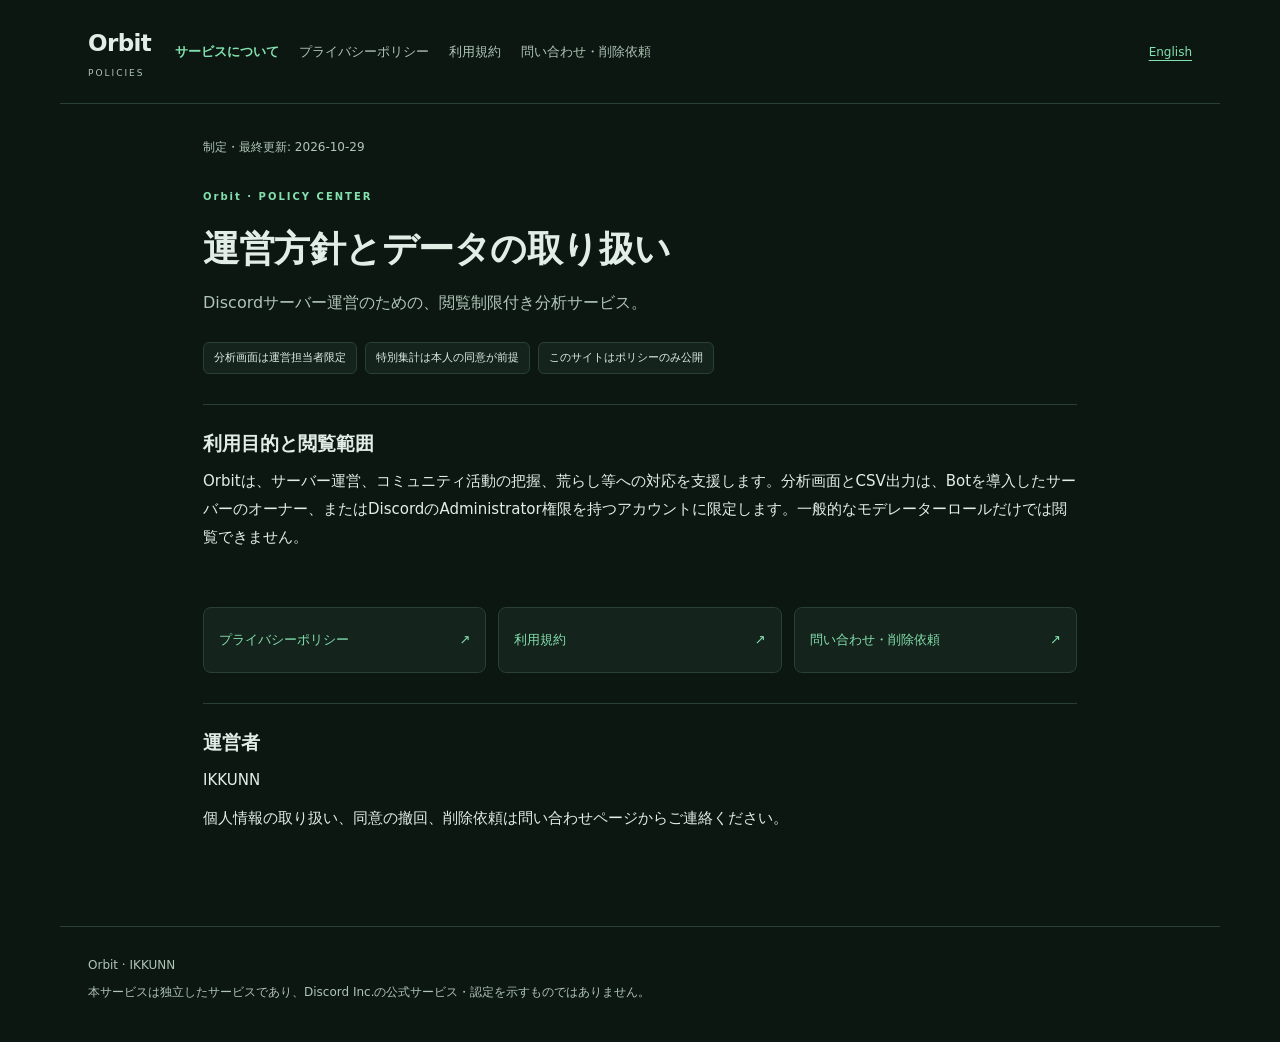
<file: index.html>
<!doctype html><html lang="ja"><head><meta charset="utf-8"><meta name="viewport" content="width=device-width,initial-scale=1"><meta name="color-scheme" content="dark"><title>サービスについて | Orbit</title><meta name="description" content="Discordサーバー運営のための、閲覧制限付き分析サービス。"><link rel="canonical" href="https://ikkunn53.github.io/orbit-policies/"><link rel="stylesheet" href="assets/site.css"></head><body><a class="skip" href="#main">本文へ</a><header><div class="brand">Orbit<span>POLICIES</span></div><nav aria-label="メインメニュー"><a aria-current="page" href="./">サービスについて</a><a  href="./privacy/">プライバシーポリシー</a><a  href="./terms/">利用規約</a><a  href="./contact/">問い合わせ・削除依頼</a></nav><a class="language" href="en/" lang="en">English</a></header><main id="main"><div class="date">制定・最終更新: <time datetime="2026-10-29">2026-10-29</time></div>
  <div class="intro"><span class="eyebrow">Orbit · POLICY CENTER</span><h1>運営方針とデータの取り扱い</h1><p>Discordサーバー運営のための、閲覧制限付き分析サービス。</p></div>
  <div class="facts"><span>分析画面は運営担当者限定</span><span>特別集計は本人の同意が前提</span><span>このサイトはポリシーのみ公開</span></div>
  <section><h2>利用目的と閲覧範囲</h2><p>Orbitは、サーバー運営、コミュニティ活動の把握、荒らし等への対応を支援します。分析画面とCSV出力は、Botを導入したサーバーのオーナー、またはDiscordのAdministrator権限を持つアカウントに限定します。一般的なモデレーターロールだけでは閲覧できません。</p></section>
  <div class="cards"><a class="card" href="privacy/"><span>プライバシーポリシー</span><span aria-hidden="true">↗</span></a><a class="card" href="terms/"><span>利用規約</span><span aria-hidden="true">↗</span></a><a class="card" href="contact/"><span>問い合わせ・削除依頼</span><span aria-hidden="true">↗</span></a></div>
  <section><h2>運営者</h2><p>IKKUNN</p><p>個人情報の取り扱い、同意の撤回、削除依頼は問い合わせページからご連絡ください。</p></section></main><footer><p>Orbit · IKKUNN</p><p>本サービスは独立したサービスであり、Discord Inc.の公式サービス・認定を示すものではありません。</p></footer></body></html>
</file>
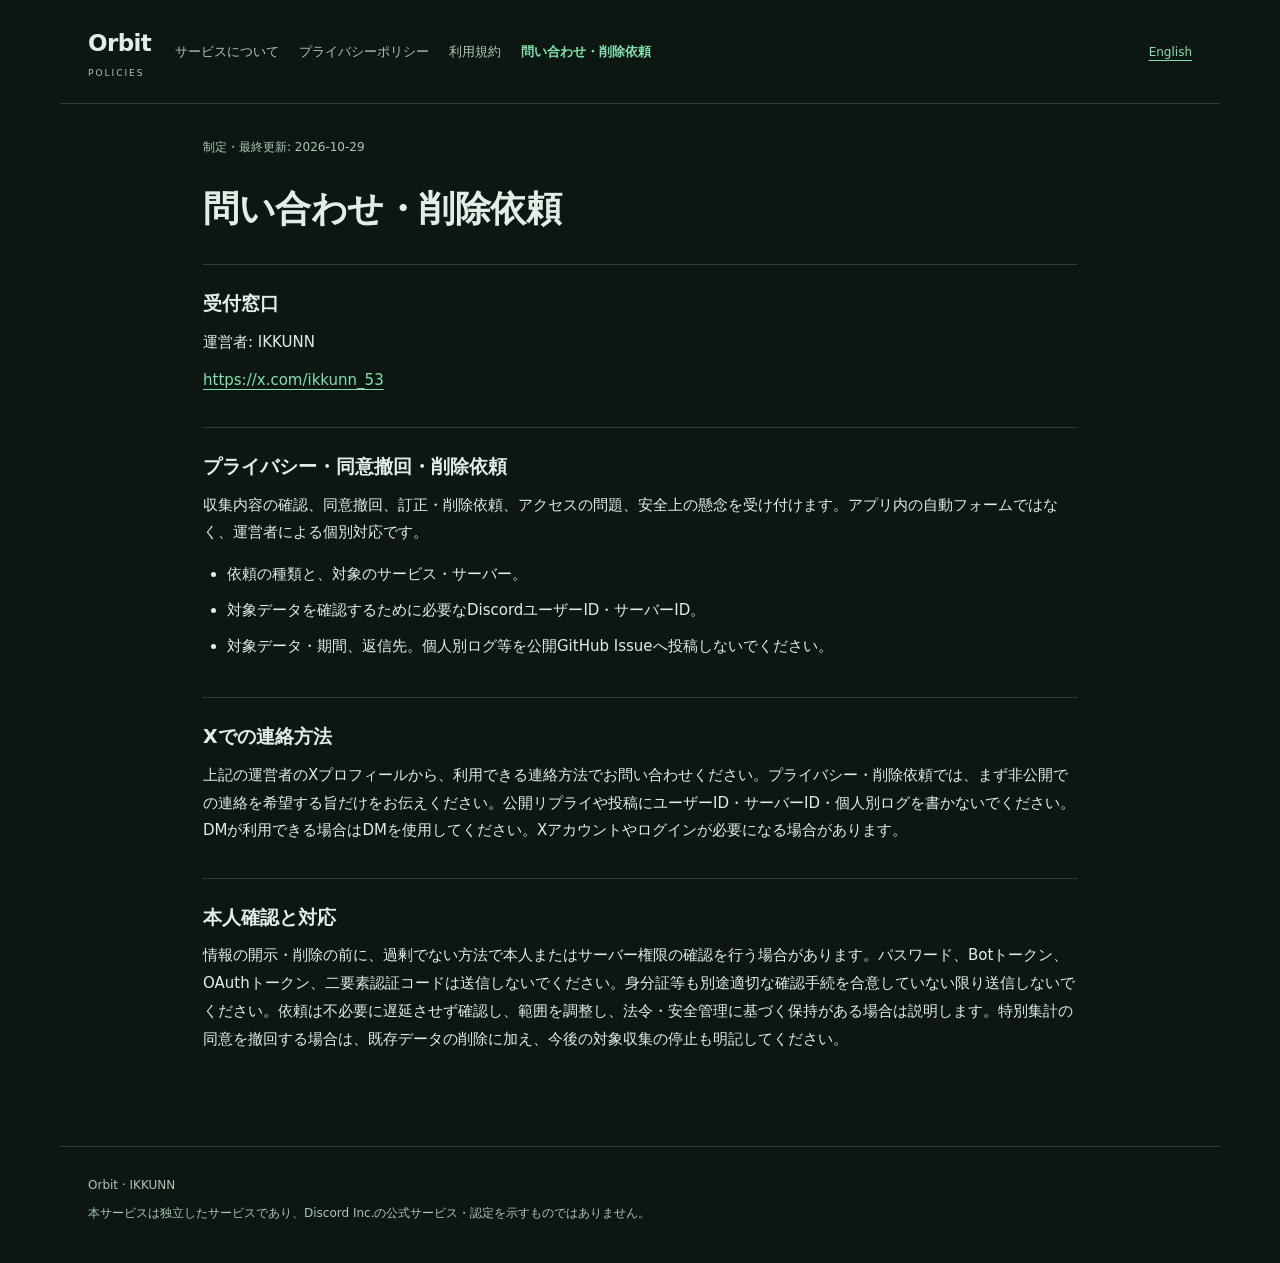
<file: contact/index.html>
<!doctype html><html lang="ja"><head><meta charset="utf-8"><meta name="viewport" content="width=device-width,initial-scale=1"><meta name="color-scheme" content="dark"><title>問い合わせ・削除依頼 | Orbit</title><meta name="description" content="Discordサーバー運営のための、閲覧制限付き分析サービス。"><link rel="canonical" href="https://ikkunn53.github.io/orbit-policies/contact/"><link rel="stylesheet" href="../assets/site.css"></head><body><a class="skip" href="#main">本文へ</a><header><div class="brand">Orbit<span>POLICIES</span></div><nav aria-label="メインメニュー"><a  href="../">サービスについて</a><a  href="../privacy/">プライバシーポリシー</a><a  href="../terms/">利用規約</a><a aria-current="page" href="../contact/">問い合わせ・削除依頼</a></nav><a class="language" href="../en/contact/" lang="en">English</a></header><main id="main"><div class="date">制定・最終更新: <time datetime="2026-10-29">2026-10-29</time></div><h1>問い合わせ・削除依頼</h1>
  <section><h2>受付窓口</h2><p>運営者: IKKUNN</p><p><a href="https://x.com/ikkunn_53">https://x.com/ikkunn_53</a></p></section>
  <section><h2>プライバシー・同意撤回・削除依頼</h2><p>収集内容の確認、同意撤回、訂正・削除依頼、アクセスの問題、安全上の懸念を受け付けます。アプリ内の自動フォームではなく、運営者による個別対応です。</p><ul><li>依頼の種類と、対象のサービス・サーバー。</li><li>対象データを確認するために必要なDiscordユーザーID・サーバーID。</li><li>対象データ・期間、返信先。個人別ログ等を公開GitHub Issueへ投稿しないでください。</li></ul></section>
  <section><h2>Xでの連絡方法</h2><p>上記の運営者のXプロフィールから、利用できる連絡方法でお問い合わせください。プライバシー・削除依頼では、まず非公開での連絡を希望する旨だけをお伝えください。公開リプライや投稿にユーザーID・サーバーID・個人別ログを書かないでください。DMが利用できる場合はDMを使用してください。Xアカウントやログインが必要になる場合があります。</p></section>
  <section><h2>本人確認と対応</h2><p>情報の開示・削除の前に、過剰でない方法で本人またはサーバー権限の確認を行う場合があります。パスワード、Botトークン、OAuthトークン、二要素認証コードは送信しないでください。身分証等も別途適切な確認手続を合意していない限り送信しないでください。依頼は不必要に遅延させず確認し、範囲を調整し、法令・安全管理に基づく保持がある場合は説明します。特別集計の同意を撤回する場合は、既存データの削除に加え、今後の対象収集の停止も明記してください。</p></section></main><footer><p>Orbit · IKKUNN</p><p>本サービスは独立したサービスであり、Discord Inc.の公式サービス・認定を示すものではありません。</p></footer></body></html>
</file>
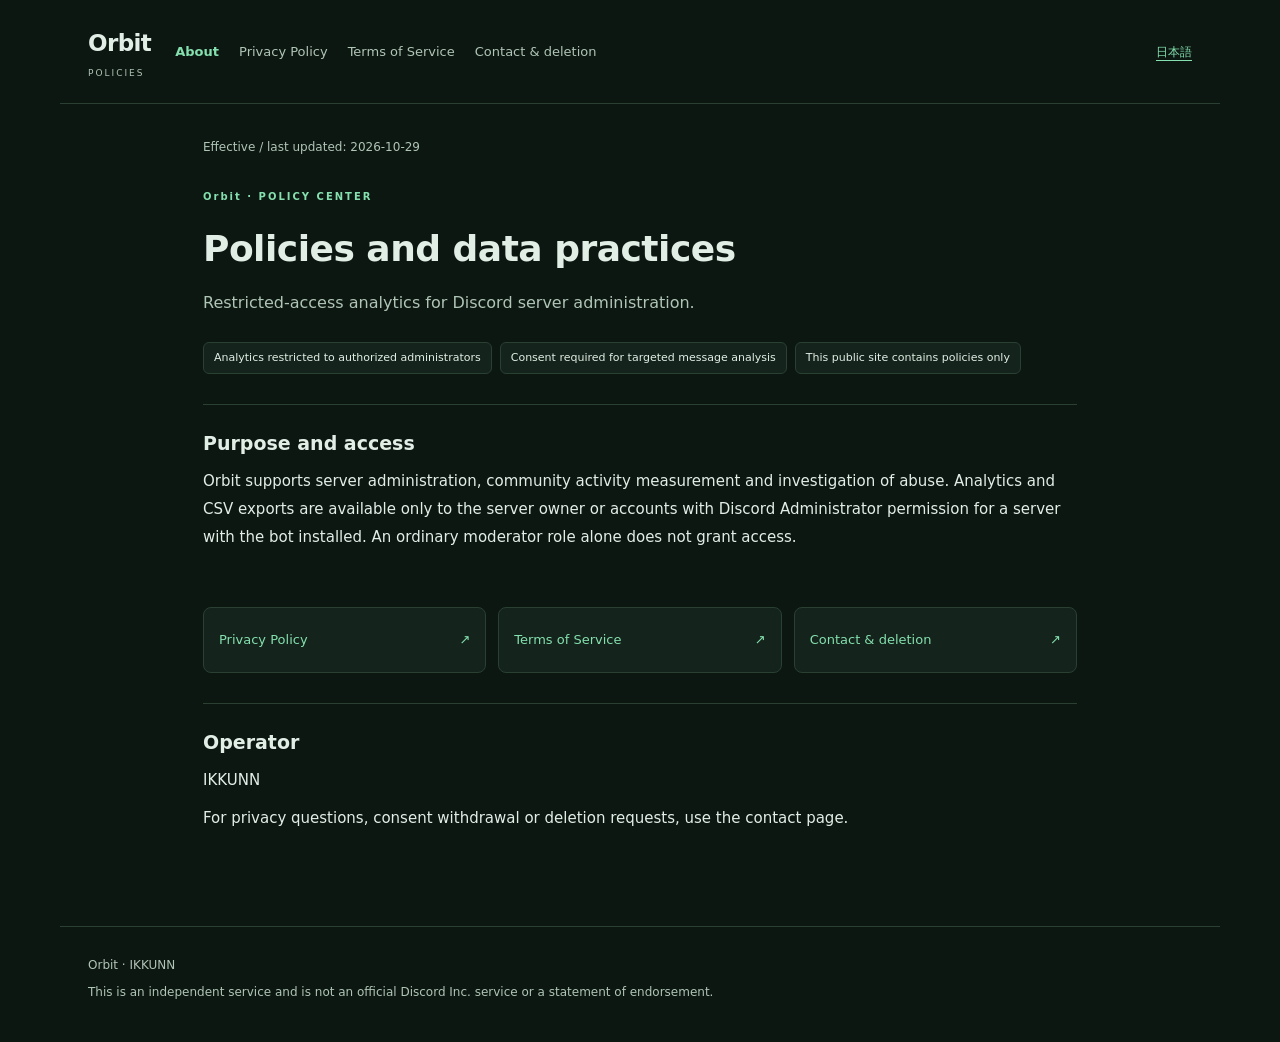
<file: en/index.html>
<!doctype html><html lang="en"><head><meta charset="utf-8"><meta name="viewport" content="width=device-width,initial-scale=1"><meta name="color-scheme" content="dark"><title>About | Orbit</title><meta name="description" content="Restricted-access analytics for Discord server administration."><link rel="canonical" href="https://ikkunn53.github.io/orbit-policies/en/"><link rel="stylesheet" href="../assets/site.css"></head><body><a class="skip" href="#main">Skip to content</a><header><div class="brand">Orbit<span>POLICIES</span></div><nav aria-label="Main navigation"><a aria-current="page" href="../en/">About</a><a  href="../en/privacy/">Privacy Policy</a><a  href="../en/terms/">Terms of Service</a><a  href="../en/contact/">Contact & deletion</a></nav><a class="language" href="../" lang="ja">日本語</a></header><main id="main"><div class="date">Effective / last updated: <time datetime="2026-10-29">2026-10-29</time></div>
  <div class="intro"><span class="eyebrow">Orbit · POLICY CENTER</span><h1>Policies and data practices</h1><p>Restricted-access analytics for Discord server administration.</p></div>
  <div class="facts"><span>Analytics restricted to authorized administrators</span><span>Consent required for targeted message analysis</span><span>This public site contains policies only</span></div>
  <section><h2>Purpose and access</h2><p>Orbit supports server administration, community activity measurement and investigation of abuse. Analytics and CSV exports are available only to the server owner or accounts with Discord Administrator permission for a server with the bot installed. An ordinary moderator role alone does not grant access.</p></section>
  <div class="cards"><a class="card" href="privacy/"><span>Privacy Policy</span><span aria-hidden="true">↗</span></a><a class="card" href="terms/"><span>Terms of Service</span><span aria-hidden="true">↗</span></a><a class="card" href="contact/"><span>Contact & deletion</span><span aria-hidden="true">↗</span></a></div>
  <section><h2>Operator</h2><p>IKKUNN</p><p>For privacy questions, consent withdrawal or deletion requests, use the contact page.</p></section></main><footer><p>Orbit · IKKUNN</p><p>This is an independent service and is not an official Discord Inc. service or a statement of endorsement.</p></footer></body></html>
</file>
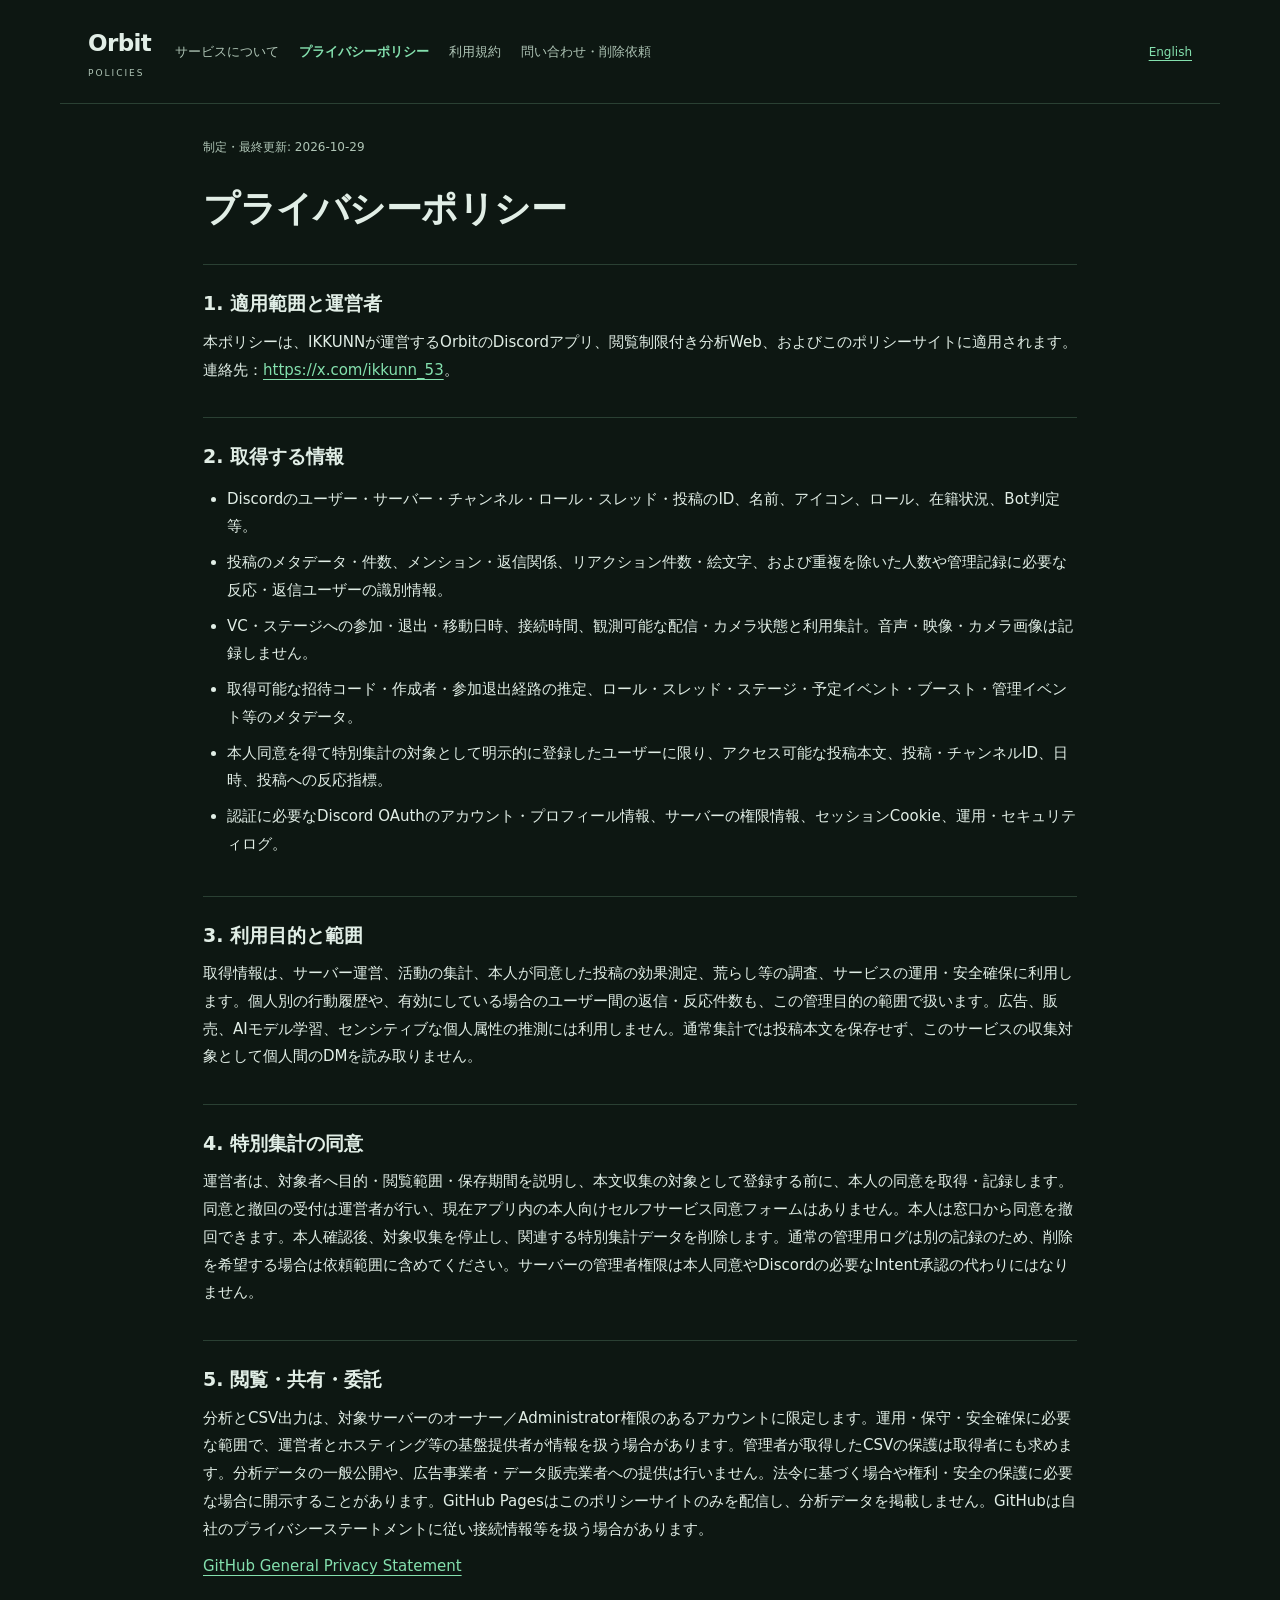
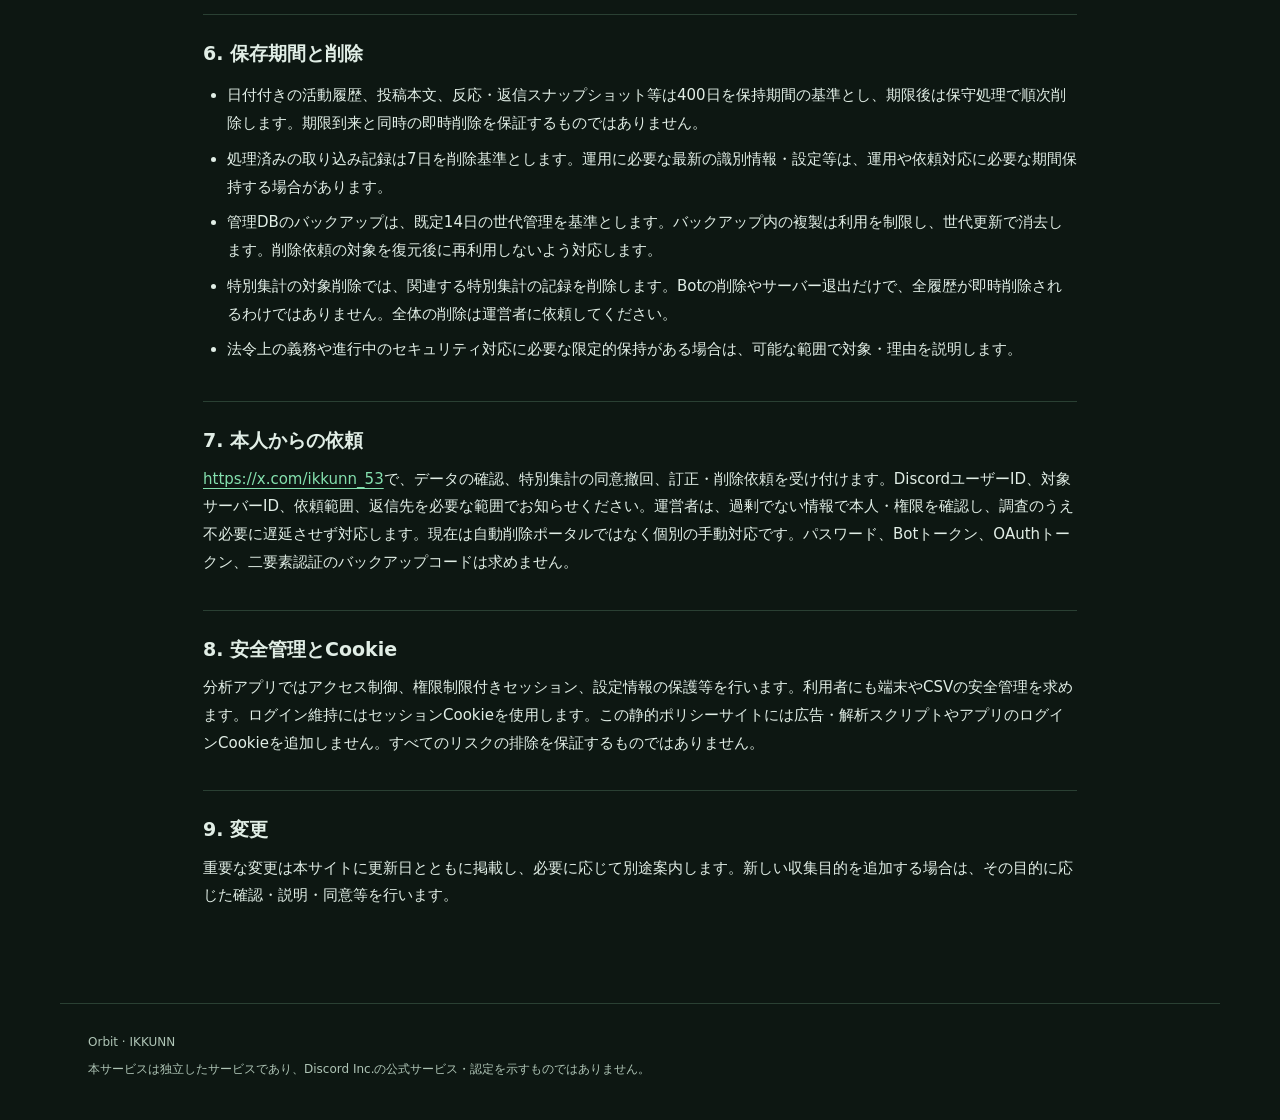
<file: privacy/index.html>
<!doctype html><html lang="ja"><head><meta charset="utf-8"><meta name="viewport" content="width=device-width,initial-scale=1"><meta name="color-scheme" content="dark"><title>プライバシーポリシー | Orbit</title><meta name="description" content="Discordサーバー運営のための、閲覧制限付き分析サービス。"><link rel="canonical" href="https://ikkunn53.github.io/orbit-policies/privacy/"><link rel="stylesheet" href="../assets/site.css"></head><body><a class="skip" href="#main">本文へ</a><header><div class="brand">Orbit<span>POLICIES</span></div><nav aria-label="メインメニュー"><a  href="../">サービスについて</a><a aria-current="page" href="../privacy/">プライバシーポリシー</a><a  href="../terms/">利用規約</a><a  href="../contact/">問い合わせ・削除依頼</a></nav><a class="language" href="../en/privacy/" lang="en">English</a></header><main id="main"><div class="date">制定・最終更新: <time datetime="2026-10-29">2026-10-29</time></div>
  <h1>プライバシーポリシー</h1>
  <section><h2>1. 適用範囲と運営者</h2><p>本ポリシーは、IKKUNNが運営するOrbitのDiscordアプリ、閲覧制限付き分析Web、およびこのポリシーサイトに適用されます。連絡先：<a href="https://x.com/ikkunn_53">https://x.com/ikkunn_53</a>。</p></section>
  <section><h2>2. 取得する情報</h2><ul><li>Discordのユーザー・サーバー・チャンネル・ロール・スレッド・投稿のID、名前、アイコン、ロール、在籍状況、Bot判定等。</li><li>投稿のメタデータ・件数、メンション・返信関係、リアクション件数・絵文字、および重複を除いた人数や管理記録に必要な反応・返信ユーザーの識別情報。</li><li>VC・ステージへの参加・退出・移動日時、接続時間、観測可能な配信・カメラ状態と利用集計。音声・映像・カメラ画像は記録しません。</li><li>取得可能な招待コード・作成者・参加退出経路の推定、ロール・スレッド・ステージ・予定イベント・ブースト・管理イベント等のメタデータ。</li><li>本人同意を得て特別集計の対象として明示的に登録したユーザーに限り、アクセス可能な投稿本文、投稿・チャンネルID、日時、投稿への反応指標。</li><li>認証に必要なDiscord OAuthのアカウント・プロフィール情報、サーバーの権限情報、セッションCookie、運用・セキュリティログ。</li></ul></section>
  <section><h2>3. 利用目的と範囲</h2><p>取得情報は、サーバー運営、活動の集計、本人が同意した投稿の効果測定、荒らし等の調査、サービスの運用・安全確保に利用します。個人別の行動履歴や、有効にしている場合のユーザー間の返信・反応件数も、この管理目的の範囲で扱います。広告、販売、AIモデル学習、センシティブな個人属性の推測には利用しません。通常集計では投稿本文を保存せず、このサービスの収集対象として個人間のDMを読み取りません。</p></section>
  <section><h2>4. 特別集計の同意</h2><p>運営者は、対象者へ目的・閲覧範囲・保存期間を説明し、本文収集の対象として登録する前に、本人の同意を取得・記録します。同意と撤回の受付は運営者が行い、現在アプリ内の本人向けセルフサービス同意フォームはありません。本人は窓口から同意を撤回できます。本人確認後、対象収集を停止し、関連する特別集計データを削除します。通常の管理用ログは別の記録のため、削除を希望する場合は依頼範囲に含めてください。サーバーの管理者権限は本人同意やDiscordの必要なIntent承認の代わりにはなりません。</p></section>
  <section><h2>5. 閲覧・共有・委託</h2><p>分析とCSV出力は、対象サーバーのオーナー／Administrator権限のあるアカウントに限定します。運用・保守・安全確保に必要な範囲で、運営者とホスティング等の基盤提供者が情報を扱う場合があります。管理者が取得したCSVの保護は取得者にも求めます。分析データの一般公開や、広告事業者・データ販売業者への提供は行いません。法令に基づく場合や権利・安全の保護に必要な場合に開示することがあります。GitHub Pagesはこのポリシーサイトのみを配信し、分析データを掲載しません。GitHubは自社のプライバシーステートメントに従い接続情報等を扱う場合があります。</p><p><a href="https://docs.github.com/en/site-policy/privacy-policies/github-general-privacy-statement">GitHub General Privacy Statement</a></p></section>
  <section><h2>6. 保存期間と削除</h2><ul><li>日付付きの活動履歴、投稿本文、反応・返信スナップショット等は400日を保持期間の基準とし、期限後は保守処理で順次削除します。期限到来と同時の即時削除を保証するものではありません。</li><li>処理済みの取り込み記録は7日を削除基準とします。運用に必要な最新の識別情報・設定等は、運用や依頼対応に必要な期間保持する場合があります。</li><li>管理DBのバックアップは、既定14日の世代管理を基準とします。バックアップ内の複製は利用を制限し、世代更新で消去します。削除依頼の対象を復元後に再利用しないよう対応します。</li><li>特別集計の対象削除では、関連する特別集計の記録を削除します。Botの削除やサーバー退出だけで、全履歴が即時削除されるわけではありません。全体の削除は運営者に依頼してください。</li><li>法令上の義務や進行中のセキュリティ対応に必要な限定的保持がある場合は、可能な範囲で対象・理由を説明します。</li></ul></section>
  <section><h2>7. 本人からの依頼</h2><p><a href="https://x.com/ikkunn_53">https://x.com/ikkunn_53</a>で、データの確認、特別集計の同意撤回、訂正・削除依頼を受け付けます。DiscordユーザーID、対象サーバーID、依頼範囲、返信先を必要な範囲でお知らせください。運営者は、過剰でない情報で本人・権限を確認し、調査のうえ不必要に遅延させず対応します。現在は自動削除ポータルではなく個別の手動対応です。パスワード、Botトークン、OAuthトークン、二要素認証のバックアップコードは求めません。</p></section>
  <section><h2>8. 安全管理とCookie</h2><p>分析アプリではアクセス制御、権限制限付きセッション、設定情報の保護等を行います。利用者にも端末やCSVの安全管理を求めます。ログイン維持にはセッションCookieを使用します。この静的ポリシーサイトには広告・解析スクリプトやアプリのログインCookieを追加しません。すべてのリスクの排除を保証するものではありません。</p></section>
  <section><h2>9. 変更</h2><p>重要な変更は本サイトに更新日とともに掲載し、必要に応じて別途案内します。新しい収集目的を追加する場合は、その目的に応じた確認・説明・同意等を行います。</p></section></main><footer><p>Orbit · IKKUNN</p><p>本サービスは独立したサービスであり、Discord Inc.の公式サービス・認定を示すものではありません。</p></footer></body></html>
</file>
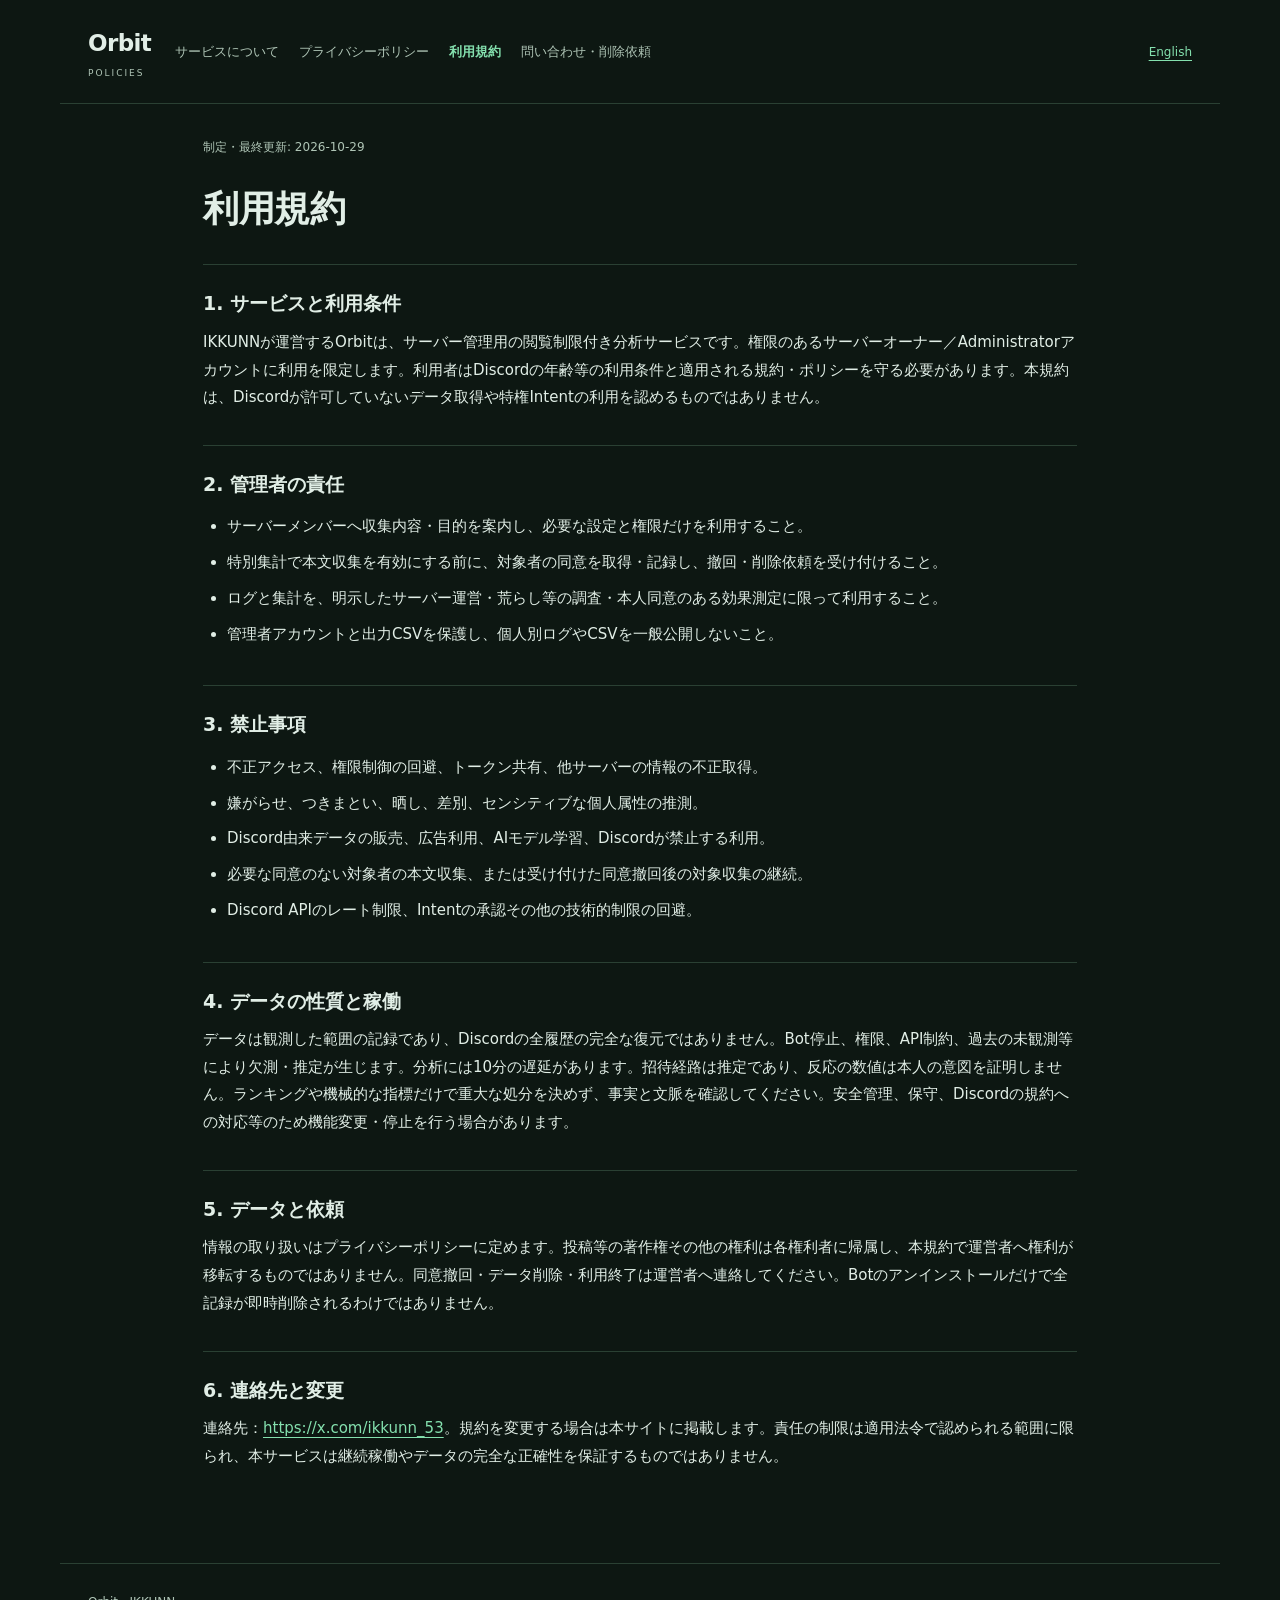
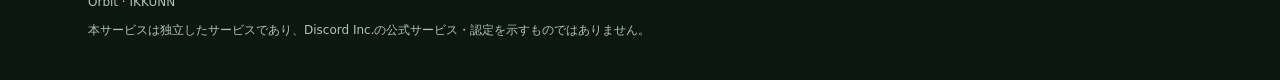
<file: terms/index.html>
<!doctype html><html lang="ja"><head><meta charset="utf-8"><meta name="viewport" content="width=device-width,initial-scale=1"><meta name="color-scheme" content="dark"><title>利用規約 | Orbit</title><meta name="description" content="Discordサーバー運営のための、閲覧制限付き分析サービス。"><link rel="canonical" href="https://ikkunn53.github.io/orbit-policies/terms/"><link rel="stylesheet" href="../assets/site.css"></head><body><a class="skip" href="#main">本文へ</a><header><div class="brand">Orbit<span>POLICIES</span></div><nav aria-label="メインメニュー"><a  href="../">サービスについて</a><a  href="../privacy/">プライバシーポリシー</a><a aria-current="page" href="../terms/">利用規約</a><a  href="../contact/">問い合わせ・削除依頼</a></nav><a class="language" href="../en/terms/" lang="en">English</a></header><main id="main"><div class="date">制定・最終更新: <time datetime="2026-10-29">2026-10-29</time></div>
  <h1>利用規約</h1>
  <section><h2>1. サービスと利用条件</h2><p>IKKUNNが運営するOrbitは、サーバー管理用の閲覧制限付き分析サービスです。権限のあるサーバーオーナー／Administratorアカウントに利用を限定します。利用者はDiscordの年齢等の利用条件と適用される規約・ポリシーを守る必要があります。本規約は、Discordが許可していないデータ取得や特権Intentの利用を認めるものではありません。</p></section>
  <section><h2>2. 管理者の責任</h2><ul><li>サーバーメンバーへ収集内容・目的を案内し、必要な設定と権限だけを利用すること。</li><li>特別集計で本文収集を有効にする前に、対象者の同意を取得・記録し、撤回・削除依頼を受け付けること。</li><li>ログと集計を、明示したサーバー運営・荒らし等の調査・本人同意のある効果測定に限って利用すること。</li><li>管理者アカウントと出力CSVを保護し、個人別ログやCSVを一般公開しないこと。</li></ul></section>
  <section><h2>3. 禁止事項</h2><ul><li>不正アクセス、権限制御の回避、トークン共有、他サーバーの情報の不正取得。</li><li>嫌がらせ、つきまとい、晒し、差別、センシティブな個人属性の推測。</li><li>Discord由来データの販売、広告利用、AIモデル学習、Discordが禁止する利用。</li><li>必要な同意のない対象者の本文収集、または受け付けた同意撤回後の対象収集の継続。</li><li>Discord APIのレート制限、Intentの承認その他の技術的制限の回避。</li></ul></section>
  <section><h2>4. データの性質と稼働</h2><p>データは観測した範囲の記録であり、Discordの全履歴の完全な復元ではありません。Bot停止、権限、API制約、過去の未観測等により欠測・推定が生じます。分析には10分の遅延があります。招待経路は推定であり、反応の数値は本人の意図を証明しません。ランキングや機械的な指標だけで重大な処分を決めず、事実と文脈を確認してください。安全管理、保守、Discordの規約への対応等のため機能変更・停止を行う場合があります。</p></section>
  <section><h2>5. データと依頼</h2><p>情報の取り扱いはプライバシーポリシーに定めます。投稿等の著作権その他の権利は各権利者に帰属し、本規約で運営者へ権利が移転するものではありません。同意撤回・データ削除・利用終了は運営者へ連絡してください。Botのアンインストールだけで全記録が即時削除されるわけではありません。</p></section>
  <section><h2>6. 連絡先と変更</h2><p>連絡先：<a href="https://x.com/ikkunn_53">https://x.com/ikkunn_53</a>。規約を変更する場合は本サイトに掲載します。責任の制限は適用法令で認められる範囲に限られ、本サービスは継続稼働やデータの完全な正確性を保証するものではありません。</p></section></main><footer><p>Orbit · IKKUNN</p><p>本サービスは独立したサービスであり、Discord Inc.の公式サービス・認定を示すものではありません。</p></footer></body></html>
</file>
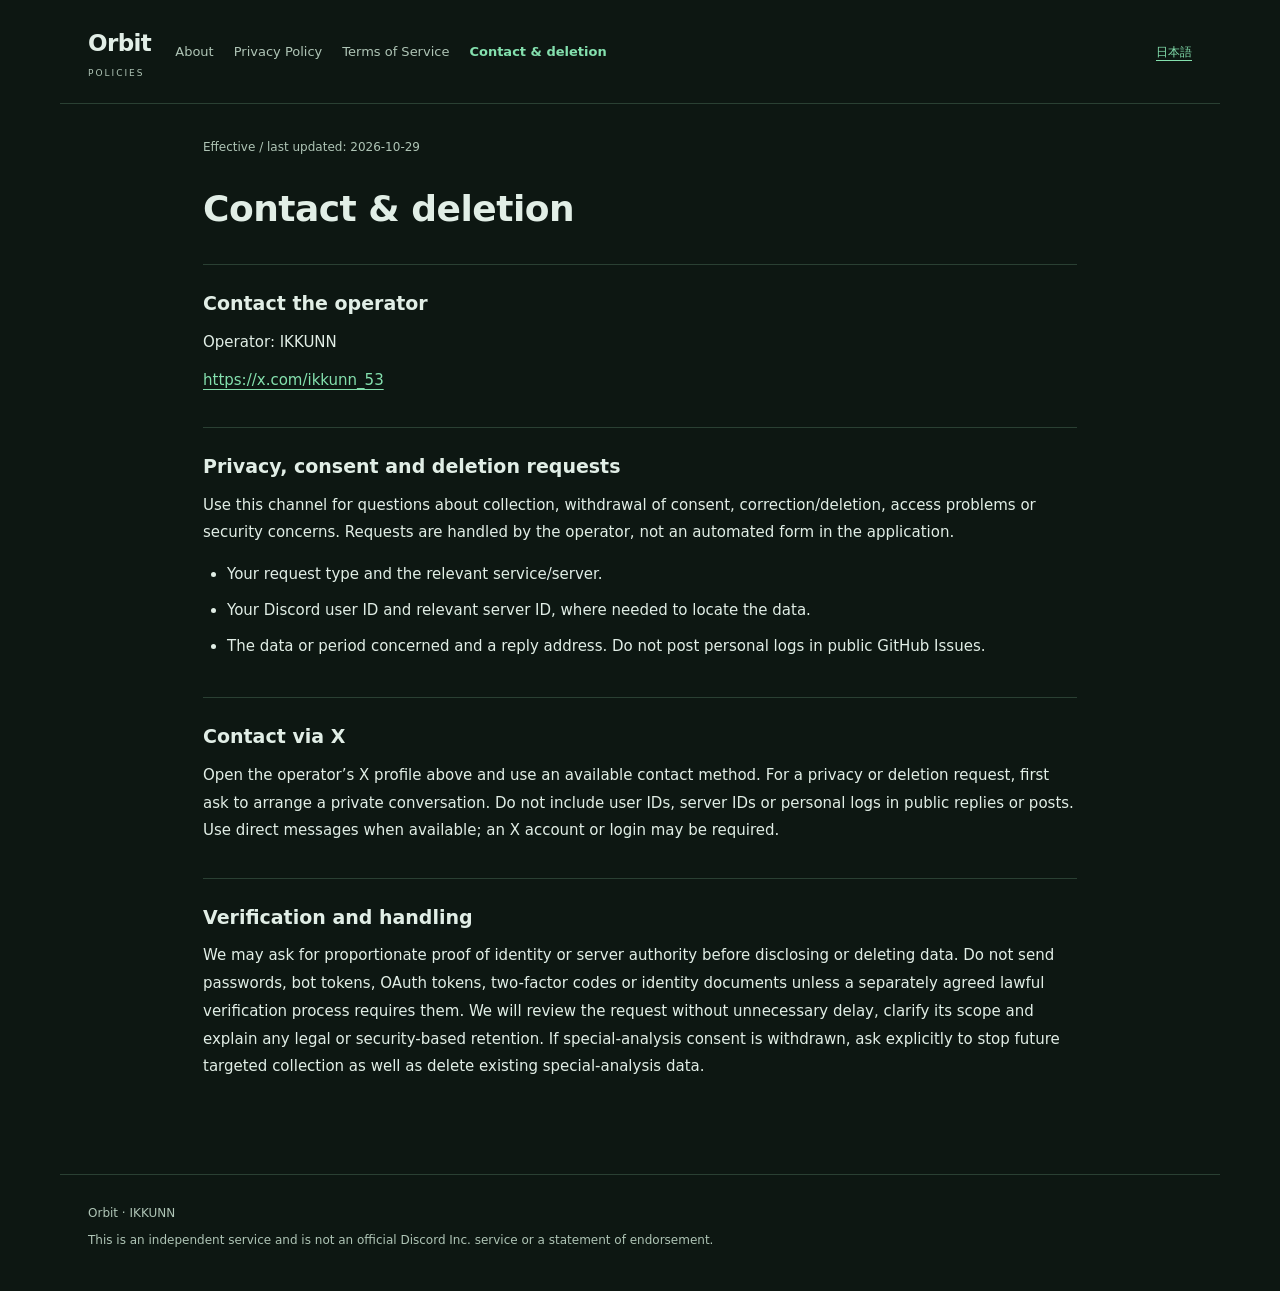
<file: en/contact/index.html>
<!doctype html><html lang="en"><head><meta charset="utf-8"><meta name="viewport" content="width=device-width,initial-scale=1"><meta name="color-scheme" content="dark"><title>Contact & deletion | Orbit</title><meta name="description" content="Restricted-access analytics for Discord server administration."><link rel="canonical" href="https://ikkunn53.github.io/orbit-policies/en/contact/"><link rel="stylesheet" href="../../assets/site.css"></head><body><a class="skip" href="#main">Skip to content</a><header><div class="brand">Orbit<span>POLICIES</span></div><nav aria-label="Main navigation"><a  href="../../en/">About</a><a  href="../../en/privacy/">Privacy Policy</a><a  href="../../en/terms/">Terms of Service</a><a aria-current="page" href="../../en/contact/">Contact & deletion</a></nav><a class="language" href="../../contact/" lang="ja">日本語</a></header><main id="main"><div class="date">Effective / last updated: <time datetime="2026-10-29">2026-10-29</time></div><h1>Contact & deletion</h1>
  <section><h2>Contact the operator</h2><p>Operator: IKKUNN</p><p><a href="https://x.com/ikkunn_53">https://x.com/ikkunn_53</a></p></section>
  <section><h2>Privacy, consent and deletion requests</h2><p>Use this channel for questions about collection, withdrawal of consent, correction/deletion, access problems or security concerns. Requests are handled by the operator, not an automated form in the application.</p><ul><li>Your request type and the relevant service/server.</li><li>Your Discord user ID and relevant server ID, where needed to locate the data.</li><li>The data or period concerned and a reply address. Do not post personal logs in public GitHub Issues.</li></ul></section>
  <section><h2>Contact via X</h2><p>Open the operator’s X profile above and use an available contact method. For a privacy or deletion request, first ask to arrange a private conversation. Do not include user IDs, server IDs or personal logs in public replies or posts. Use direct messages when available; an X account or login may be required.</p></section>
  <section><h2>Verification and handling</h2><p>We may ask for proportionate proof of identity or server authority before disclosing or deleting data. Do not send passwords, bot tokens, OAuth tokens, two-factor codes or identity documents unless a separately agreed lawful verification process requires them. We will review the request without unnecessary delay, clarify its scope and explain any legal or security-based retention. If special-analysis consent is withdrawn, ask explicitly to stop future targeted collection as well as delete existing special-analysis data.</p></section></main><footer><p>Orbit · IKKUNN</p><p>This is an independent service and is not an official Discord Inc. service or a statement of endorsement.</p></footer></body></html>
</file>
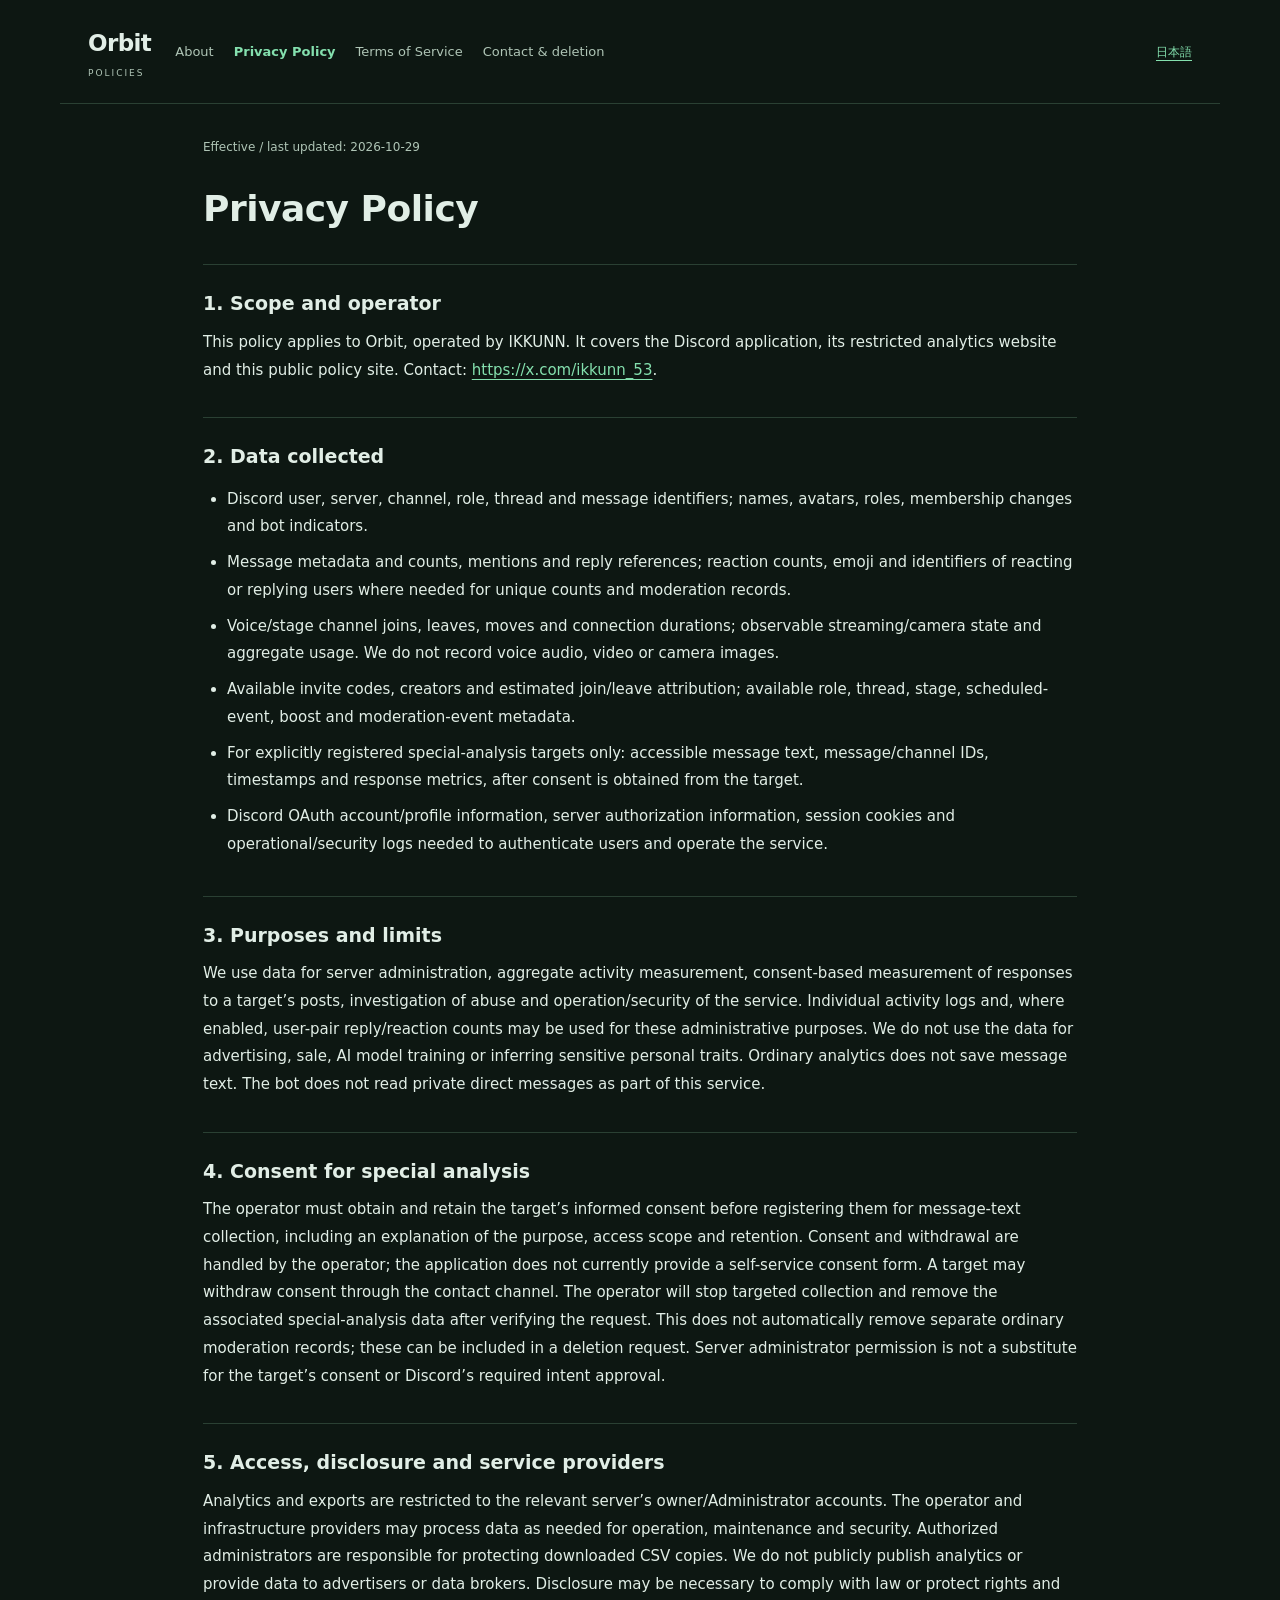
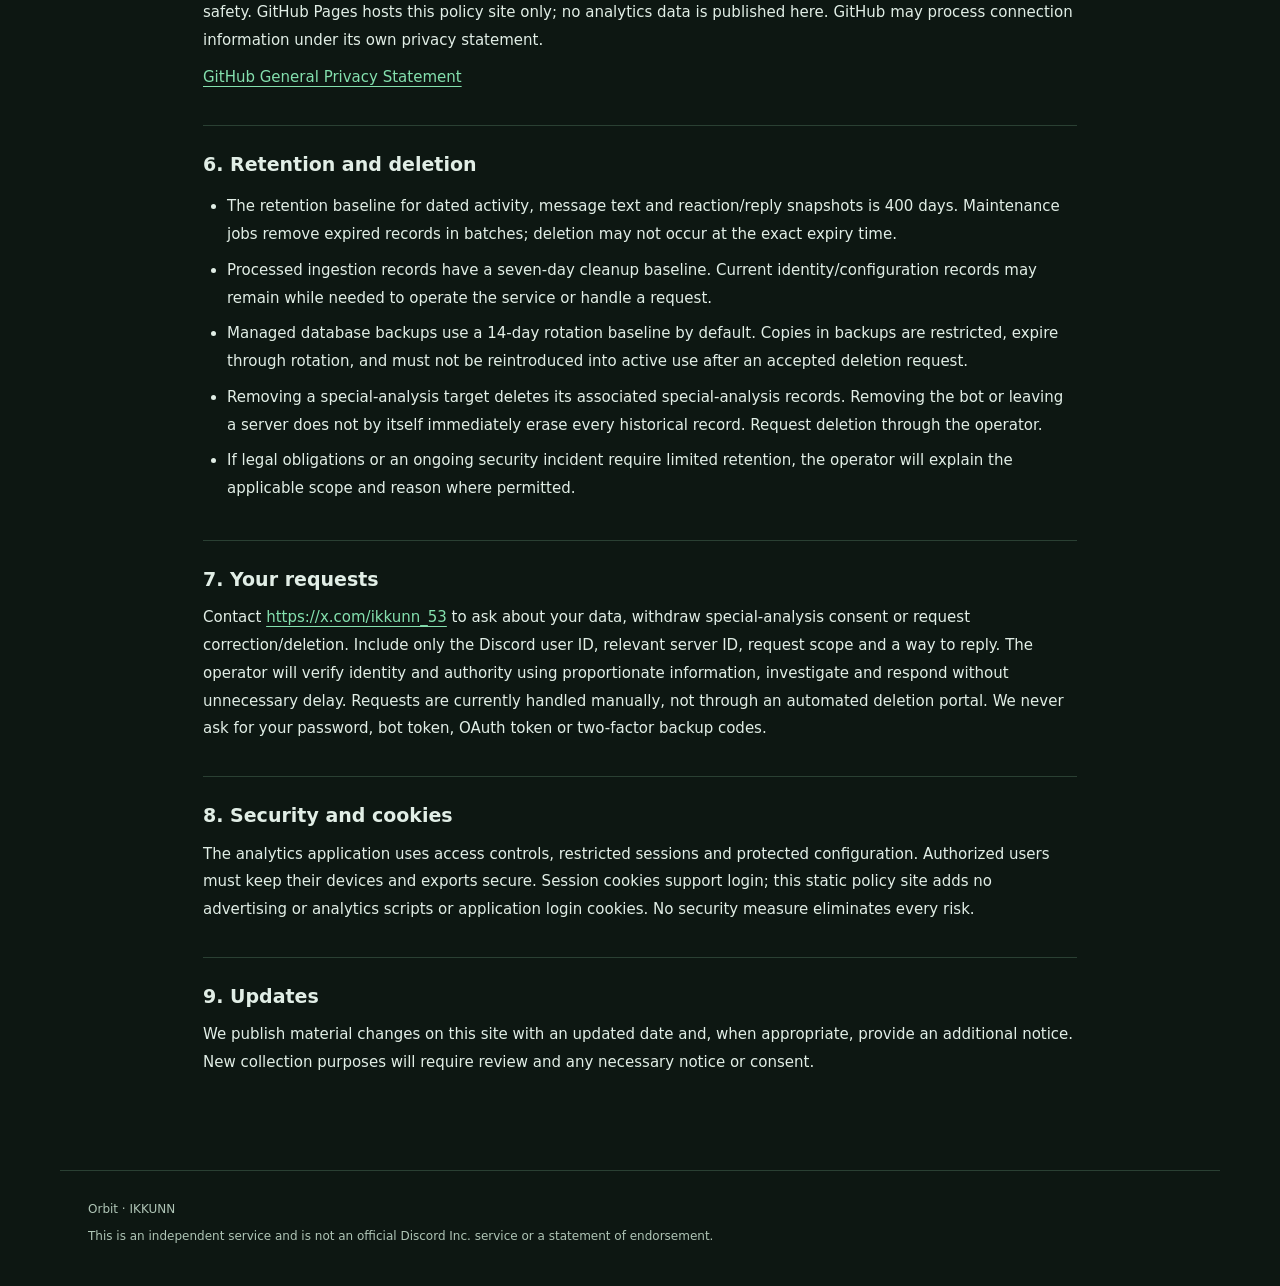
<file: en/privacy/index.html>
<!doctype html><html lang="en"><head><meta charset="utf-8"><meta name="viewport" content="width=device-width,initial-scale=1"><meta name="color-scheme" content="dark"><title>Privacy Policy | Orbit</title><meta name="description" content="Restricted-access analytics for Discord server administration."><link rel="canonical" href="https://ikkunn53.github.io/orbit-policies/en/privacy/"><link rel="stylesheet" href="../../assets/site.css"></head><body><a class="skip" href="#main">Skip to content</a><header><div class="brand">Orbit<span>POLICIES</span></div><nav aria-label="Main navigation"><a  href="../../en/">About</a><a aria-current="page" href="../../en/privacy/">Privacy Policy</a><a  href="../../en/terms/">Terms of Service</a><a  href="../../en/contact/">Contact & deletion</a></nav><a class="language" href="../../privacy/" lang="ja">日本語</a></header><main id="main"><div class="date">Effective / last updated: <time datetime="2026-10-29">2026-10-29</time></div>
  <h1>Privacy Policy</h1>
  <section><h2>1. Scope and operator</h2><p>This policy applies to Orbit, operated by IKKUNN. It covers the Discord application, its restricted analytics website and this public policy site. Contact: <a href="https://x.com/ikkunn_53">https://x.com/ikkunn_53</a>.</p></section>
  <section><h2>2. Data collected</h2><ul><li>Discord user, server, channel, role, thread and message identifiers; names, avatars, roles, membership changes and bot indicators.</li><li>Message metadata and counts, mentions and reply references; reaction counts, emoji and identifiers of reacting or replying users where needed for unique counts and moderation records.</li><li>Voice/stage channel joins, leaves, moves and connection durations; observable streaming/camera state and aggregate usage. We do not record voice audio, video or camera images.</li><li>Available invite codes, creators and estimated join/leave attribution; available role, thread, stage, scheduled-event, boost and moderation-event metadata.</li><li>For explicitly registered special-analysis targets only: accessible message text, message/channel IDs, timestamps and response metrics, after consent is obtained from the target.</li><li>Discord OAuth account/profile information, server authorization information, session cookies and operational/security logs needed to authenticate users and operate the service.</li></ul></section>
  <section><h2>3. Purposes and limits</h2><p>We use data for server administration, aggregate activity measurement, consent-based measurement of responses to a target’s posts, investigation of abuse and operation/security of the service. Individual activity logs and, where enabled, user-pair reply/reaction counts may be used for these administrative purposes. We do not use the data for advertising, sale, AI model training or inferring sensitive personal traits. Ordinary analytics does not save message text. The bot does not read private direct messages as part of this service.</p></section>
  <section><h2>4. Consent for special analysis</h2><p>The operator must obtain and retain the target’s informed consent before registering them for message-text collection, including an explanation of the purpose, access scope and retention. Consent and withdrawal are handled by the operator; the application does not currently provide a self-service consent form. A target may withdraw consent through the contact channel. The operator will stop targeted collection and remove the associated special-analysis data after verifying the request. This does not automatically remove separate ordinary moderation records; these can be included in a deletion request. Server administrator permission is not a substitute for the target’s consent or Discord’s required intent approval.</p></section>
  <section><h2>5. Access, disclosure and service providers</h2><p>Analytics and exports are restricted to the relevant server’s owner/Administrator accounts. The operator and infrastructure providers may process data as needed for operation, maintenance and security. Authorized administrators are responsible for protecting downloaded CSV copies. We do not publicly publish analytics or provide data to advertisers or data brokers. Disclosure may be necessary to comply with law or protect rights and safety. GitHub Pages hosts this policy site only; no analytics data is published here. GitHub may process connection information under its own privacy statement.</p><p><a href="https://docs.github.com/en/site-policy/privacy-policies/github-general-privacy-statement">GitHub General Privacy Statement</a></p></section>
  <section><h2>6. Retention and deletion</h2><ul><li>The retention baseline for dated activity, message text and reaction/reply snapshots is 400 days. Maintenance jobs remove expired records in batches; deletion may not occur at the exact expiry time.</li><li>Processed ingestion records have a seven-day cleanup baseline. Current identity/configuration records may remain while needed to operate the service or handle a request.</li><li>Managed database backups use a 14-day rotation baseline by default. Copies in backups are restricted, expire through rotation, and must not be reintroduced into active use after an accepted deletion request.</li><li>Removing a special-analysis target deletes its associated special-analysis records. Removing the bot or leaving a server does not by itself immediately erase every historical record. Request deletion through the operator.</li><li>If legal obligations or an ongoing security incident require limited retention, the operator will explain the applicable scope and reason where permitted.</li></ul></section>
  <section><h2>7. Your requests</h2><p>Contact <a href="https://x.com/ikkunn_53">https://x.com/ikkunn_53</a> to ask about your data, withdraw special-analysis consent or request correction/deletion. Include only the Discord user ID, relevant server ID, request scope and a way to reply. The operator will verify identity and authority using proportionate information, investigate and respond without unnecessary delay. Requests are currently handled manually, not through an automated deletion portal. We never ask for your password, bot token, OAuth token or two-factor backup codes.</p></section>
  <section><h2>8. Security and cookies</h2><p>The analytics application uses access controls, restricted sessions and protected configuration. Authorized users must keep their devices and exports secure. Session cookies support login; this static policy site adds no advertising or analytics scripts or application login cookies. No security measure eliminates every risk.</p></section>
  <section><h2>9. Updates</h2><p>We publish material changes on this site with an updated date and, when appropriate, provide an additional notice. New collection purposes will require review and any necessary notice or consent.</p></section></main><footer><p>Orbit · IKKUNN</p><p>This is an independent service and is not an official Discord Inc. service or a statement of endorsement.</p></footer></body></html>
</file>
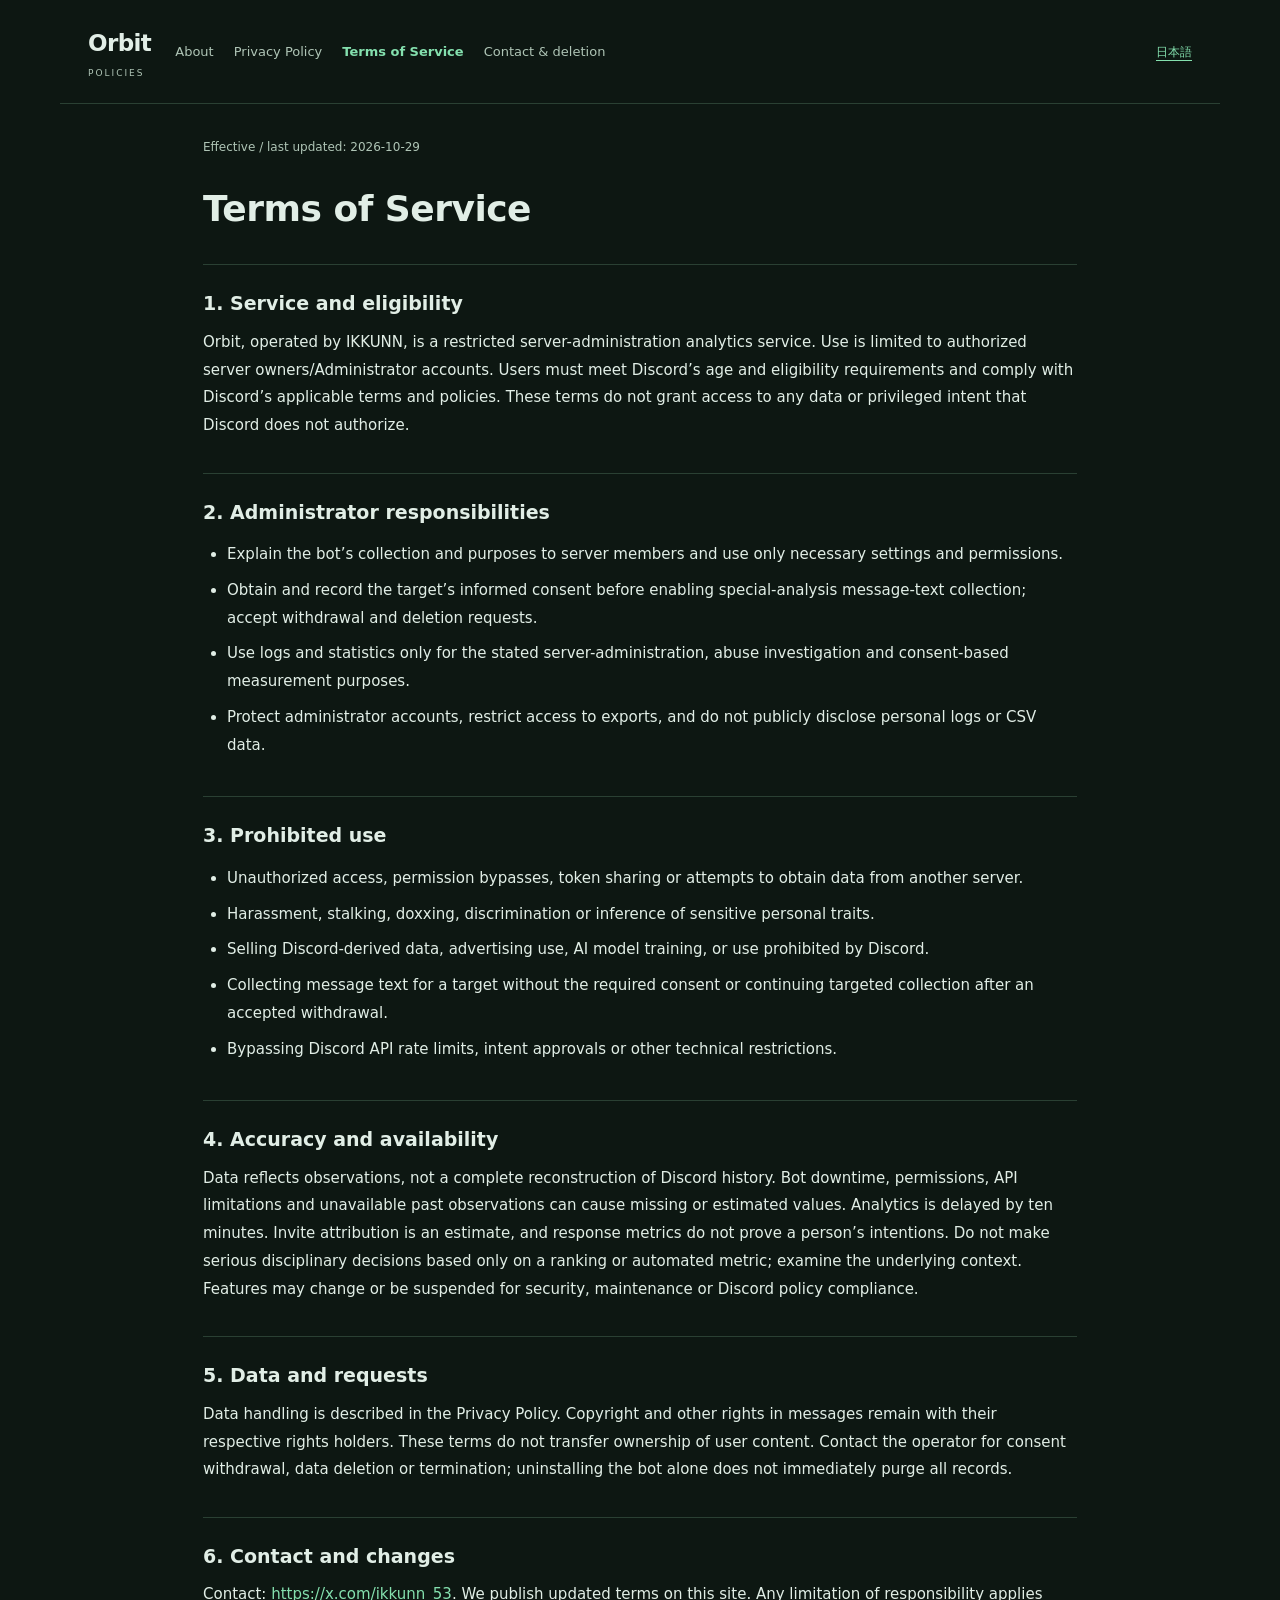
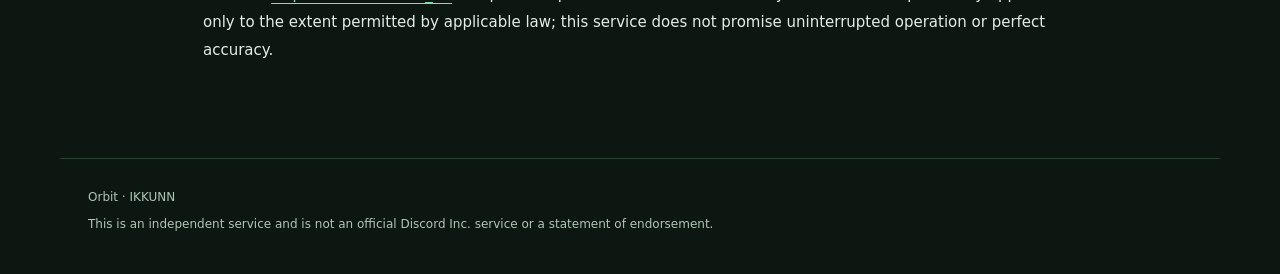
<file: en/terms/index.html>
<!doctype html><html lang="en"><head><meta charset="utf-8"><meta name="viewport" content="width=device-width,initial-scale=1"><meta name="color-scheme" content="dark"><title>Terms of Service | Orbit</title><meta name="description" content="Restricted-access analytics for Discord server administration."><link rel="canonical" href="https://ikkunn53.github.io/orbit-policies/en/terms/"><link rel="stylesheet" href="../../assets/site.css"></head><body><a class="skip" href="#main">Skip to content</a><header><div class="brand">Orbit<span>POLICIES</span></div><nav aria-label="Main navigation"><a  href="../../en/">About</a><a  href="../../en/privacy/">Privacy Policy</a><a aria-current="page" href="../../en/terms/">Terms of Service</a><a  href="../../en/contact/">Contact & deletion</a></nav><a class="language" href="../../terms/" lang="ja">日本語</a></header><main id="main"><div class="date">Effective / last updated: <time datetime="2026-10-29">2026-10-29</time></div>
  <h1>Terms of Service</h1>
  <section><h2>1. Service and eligibility</h2><p>Orbit, operated by IKKUNN, is a restricted server-administration analytics service. Use is limited to authorized server owners/Administrator accounts. Users must meet Discord’s age and eligibility requirements and comply with Discord’s applicable terms and policies. These terms do not grant access to any data or privileged intent that Discord does not authorize.</p></section>
  <section><h2>2. Administrator responsibilities</h2><ul><li>Explain the bot’s collection and purposes to server members and use only necessary settings and permissions.</li><li>Obtain and record the target’s informed consent before enabling special-analysis message-text collection; accept withdrawal and deletion requests.</li><li>Use logs and statistics only for the stated server-administration, abuse investigation and consent-based measurement purposes.</li><li>Protect administrator accounts, restrict access to exports, and do not publicly disclose personal logs or CSV data.</li></ul></section>
  <section><h2>3. Prohibited use</h2><ul><li>Unauthorized access, permission bypasses, token sharing or attempts to obtain data from another server.</li><li>Harassment, stalking, doxxing, discrimination or inference of sensitive personal traits.</li><li>Selling Discord-derived data, advertising use, AI model training, or use prohibited by Discord.</li><li>Collecting message text for a target without the required consent or continuing targeted collection after an accepted withdrawal.</li><li>Bypassing Discord API rate limits, intent approvals or other technical restrictions.</li></ul></section>
  <section><h2>4. Accuracy and availability</h2><p>Data reflects observations, not a complete reconstruction of Discord history. Bot downtime, permissions, API limitations and unavailable past observations can cause missing or estimated values. Analytics is delayed by ten minutes. Invite attribution is an estimate, and response metrics do not prove a person’s intentions. Do not make serious disciplinary decisions based only on a ranking or automated metric; examine the underlying context. Features may change or be suspended for security, maintenance or Discord policy compliance.</p></section>
  <section><h2>5. Data and requests</h2><p>Data handling is described in the Privacy Policy. Copyright and other rights in messages remain with their respective rights holders. These terms do not transfer ownership of user content. Contact the operator for consent withdrawal, data deletion or termination; uninstalling the bot alone does not immediately purge all records.</p></section>
  <section><h2>6. Contact and changes</h2><p>Contact: <a href="https://x.com/ikkunn_53">https://x.com/ikkunn_53</a>. We publish updated terms on this site. Any limitation of responsibility applies only to the extent permitted by applicable law; this service does not promise uninterrupted operation or perfect accuracy.</p></section></main><footer><p>Orbit · IKKUNN</p><p>This is an independent service and is not an official Discord Inc. service or a statement of endorsement.</p></footer></body></html>
</file>
<file: assets/site.css>
:root{font-family:system-ui,-apple-system,"Segoe UI","Noto Sans JP",sans-serif;color:#e1eee6;background:#0d1712;color-scheme:dark;line-height:1.85;font-size:15px;--surface:#14231b;--border:#2a4033;--muted:#afc5b6;--accent:#84e0ae}*{box-sizing:border-box}body{margin:0}a{color:var(--accent);text-underline-offset:4px}a:hover{color:#c6f6db}a:focus-visible{outline:2px solid var(--accent);outline-offset:4px}header{max-width:1160px;margin:auto;padding:22px 28px;display:flex;align-items:center;gap:24px;border-bottom:1px solid var(--border)}.brand{font-size:23px;font-weight:700;letter-spacing:-.6px;white-space:nowrap}.brand span{display:block;font-size:9px;font-weight:500;letter-spacing:2px;color:var(--muted)}nav{display:flex;flex-wrap:wrap;gap:9px 20px;flex:1}nav a{font-size:13px;text-decoration:none;color:var(--muted)}nav a[aria-current]{color:var(--accent);font-weight:650}.language{font-size:12px;white-space:nowrap}.skip{position:absolute;top:-80px;left:10px;padding:10px;background:var(--surface)}.skip:focus{top:10px}main{max-width:930px;margin:0 auto;padding:32px 28px 60px}.date{font-size:12px;color:var(--muted);margin-bottom:24px}h1{font-size:clamp(26px,4vw,36px);letter-spacing:-.5px;line-height:1.5;margin:0 0 28px}h2{font-size:19px;line-height:1.6;margin:0 0 10px;font-weight:650}section{padding:23px 0;border-top:1px solid var(--border)}p{margin:10px 0}ul{margin:10px 0;padding-left:24px}li{padding:4px 0}footer{max-width:1160px;margin:auto;border-top:1px solid var(--border);padding:22px 28px 34px;color:var(--muted);font-size:12px}footer p{margin:5px 0}.eyebrow{font-size:10px;letter-spacing:2px;color:var(--accent);font-weight:600}.intro h1{margin:12px 0}.intro>p{color:var(--muted);font-size:16px}.facts{display:flex;gap:8px;flex-wrap:wrap;margin:24px 0 30px}.facts span{padding:5px 10px;background:var(--surface);border:1px solid var(--border);border-radius:6px;font-size:11px}.cards{display:grid;grid-template-columns:repeat(3,minmax(0,1fr));gap:12px;margin:22px 0 30px}.card{display:flex;gap:12px;justify-content:space-between;padding:20px 15px;background:var(--surface);border:1px solid var(--border);border-radius:8px;text-decoration:none;font-size:13px}.draft{background:#4c351b;color:#fff1ce;text-align:center;padding:10px;font-size:12px}.missing{color:#ffcf88}section a{overflow-wrap:anywhere}@media(max-width:700px){header{padding:18px;gap:14px;flex-wrap:wrap}nav{order:3;flex-basis:100%;gap:8px 16px}.language{margin-left:auto}main{padding:24px 18px 40px}.date{margin-bottom:18px}h1{margin-bottom:22px}h2{font-size:17px}section{padding:18px 0}.cards{grid-template-columns:1fr;gap:9px}.card{padding:15px}.facts{gap:6px}footer{padding:20px 18px;font-size:11px}}@media print{:root{color:#111;background:white;color-scheme:light}header,footer,.language,.date{color:#333}a{color:#174c34}section{border-color:#ccc}.draft{color:#111;background:#eee}main{max-width:none;padding:0}nav,.skip{display:none}}
</file>
